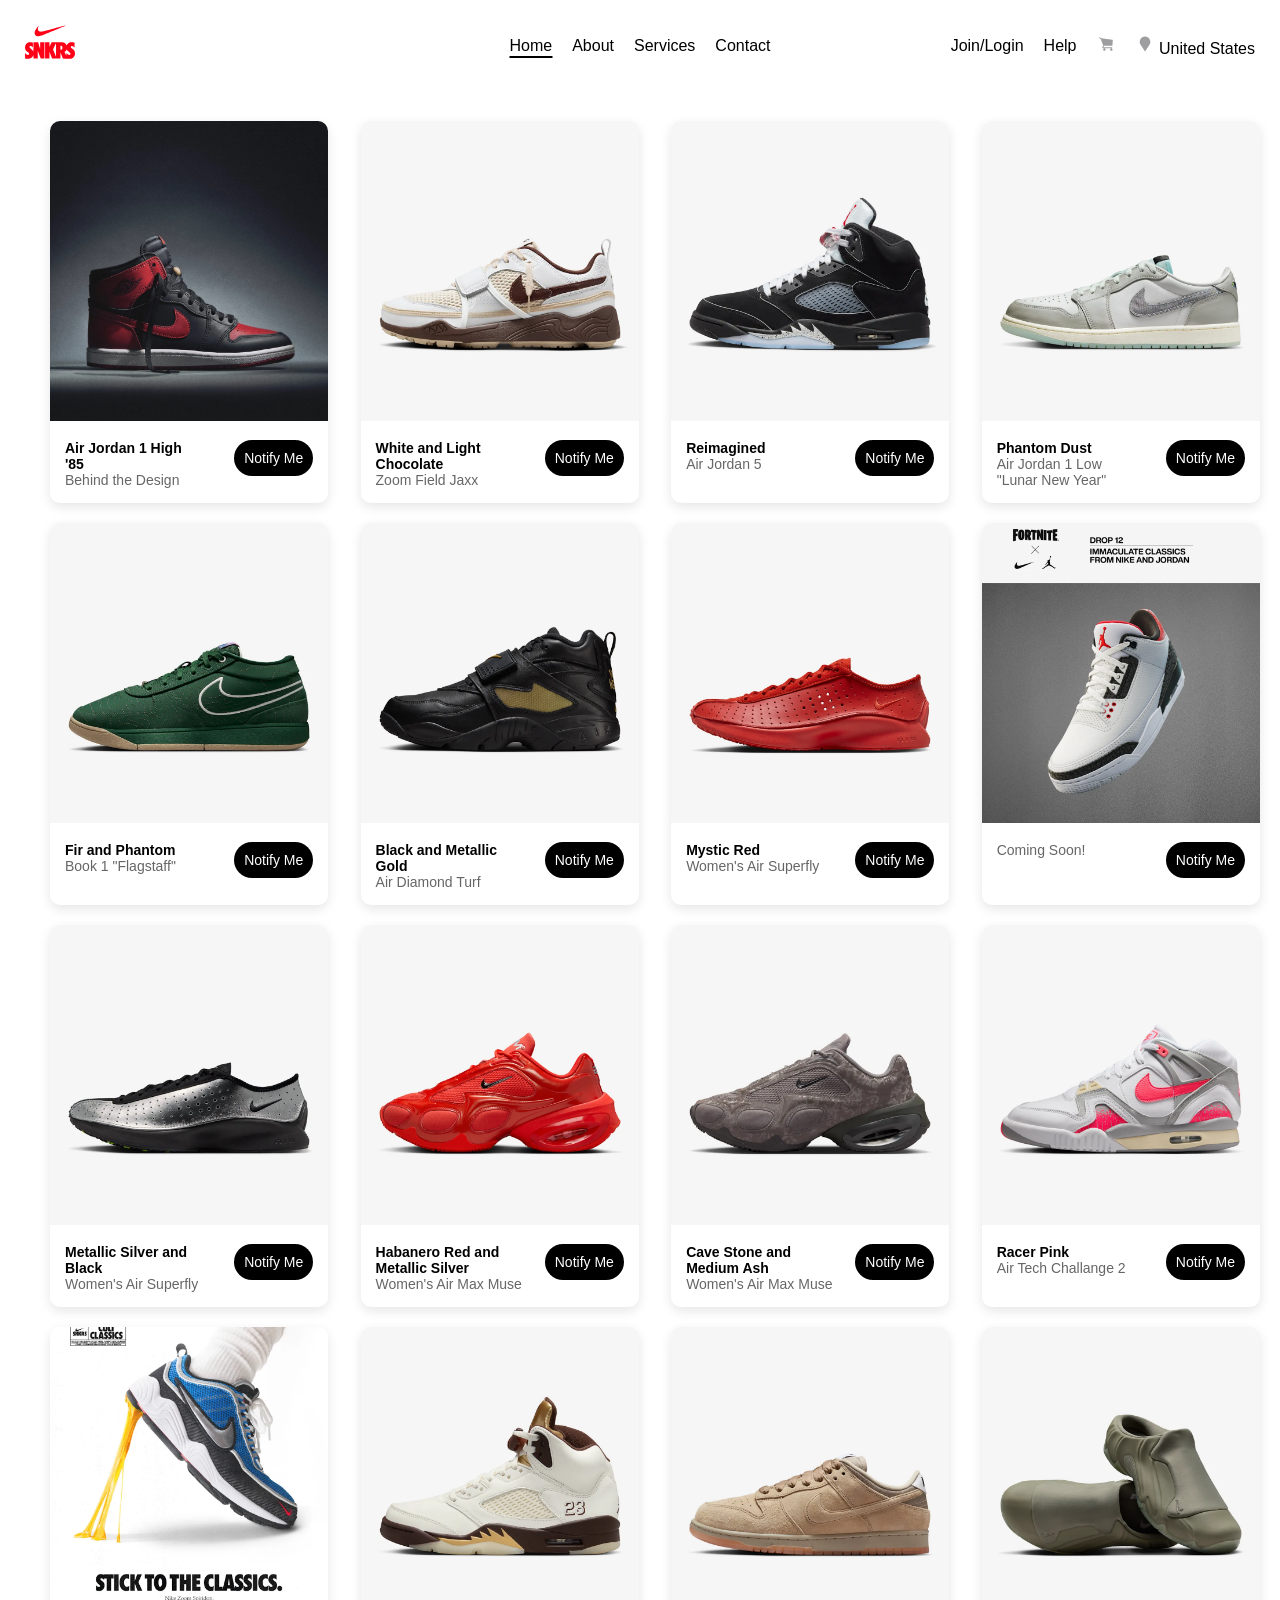
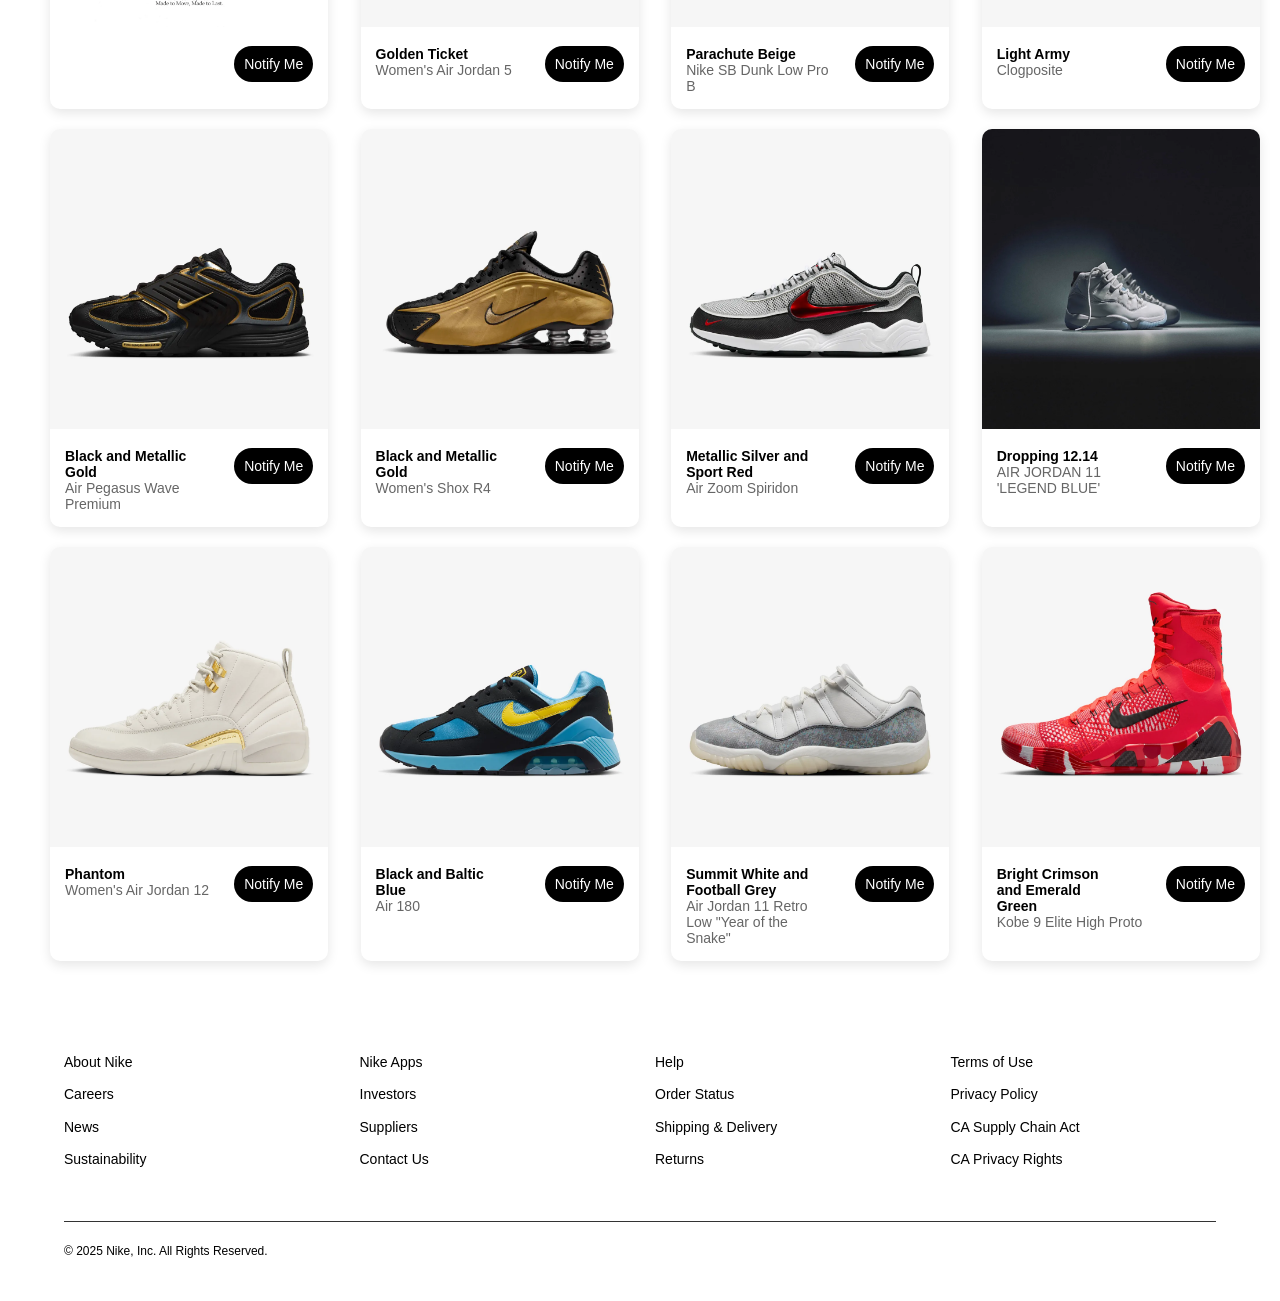
<file: index.html>
<!DOCTYPE html>
<html lang="en">

<head>
        <meta charset="UTF-8">
        <meta name="viewport" content="width=device-width, initial-scale=1.0">
        <meta name="description" content="Welcome to Your Ultimate Sneaker Destination. Log in with your Nike⁠ Member account or sign up to shop.">
        <link rel="shortcut icon" href="https://www.nike.com/favicon.ico">
        <link rel="stylesheet" href="style.css">
        <title>Nike SNKRS. Release Dates & Launch Calendar US</title>
</head>

<body>
        <nav class="navbar">
                <div class="logo">
                        <svg fill="#FF0017" fill-rule="nonzero" width="50px" height="35px" viewBox="0 0 50 34" 
                                role="img">
                                <title>Nike SNKRS Web</title>
                                <path
                                        d="M13.3.728c-2.102 2.34-3 3.732-3.482 5.389-.44 1.512-.207 2.76.671 3.626.697.69 1.437.947 2.717.947 1.041 0 1.932-.17 3.237-.615.715-.238 23.795-9.812 23.952-9.93a.03.03 0 0 0 0-.045c-.012-.012-5.075 1.3-11.254 2.918-6.174 1.612-11.468 2.986-11.763 3.048-.816.17-2.152.157-2.73-.025a2.52 2.52 0 0 1-1.605-1.505c-.126-.308-.145-.477-.145-1.086.007-.897.17-1.499.722-2.628.207-.42.37-.784.357-.797-.018-.012-.32.307-.677.703zM3.79 16.713c-2.184.495-3.67 2.434-3.771 4.93-.05 1.193.182 2.083.765 2.987.308.458 1.286 1.436 1.945 1.938 1.148.872 1.462 1.293 1.399 1.876-.044.364-.232.621-.602.797-.897.445-2.183-.107-3.231-1.387l-.232-.282v5.213l.42.132c.853.27 1.13.301 2.622.301 1.337 0 1.475-.012 1.914-.144 1.324-.414 2.403-1.317 3.005-2.503.113-.22.257-.54.32-.722l.119-.332v1.8l.006 1.807h4.266l.013-3.914.019-3.915 1.505 3.896 1.512 3.902 1.832.019 1.832.012V16.75h-4.266l-.013 3.551-.018 3.545-1.004-3.545-1.004-3.55H8.469v4.811c-.006 4.8-.006 4.818-.125 4.492-.301-.84-.904-1.606-1.85-2.346-.371-.289-.885-.697-1.149-.904-.621-.49-.89-.878-.89-1.292 0-.264.03-.345.225-.552.257-.289.54-.402.991-.395.496.012 1.242.407 1.794.953l.44.433v-4.686l-.402-.163c-.847-.333-1.324-.427-2.359-.452-.677-.013-1.091.006-1.355.063zM45.056 16.744c-.25.063-.702.232-.997.383-.91.451-1.794 1.418-2.196 2.396-.088.22-.163.408-.175.414-.013.013-.12-.182-.239-.439-.728-1.562-2.164-2.428-4.435-2.679-.464-.056-2.096-.069-5.515-.056l-4.855.019-1.073 2.283-1.073 2.278-.019-2.297-.012-2.296h-4.392v16.374h4.392v-3.438l.006-3.431 1.324 3.431 1.33 3.438h8.318l.02-2.246c.006-1.23.006-2.704 0-3.274-.007-.571.012-.992.037-.942.025.05.564 1.525 1.198 3.275l1.148 3.18 2.641.032c1.45.02 3.194.05 3.877.076 1.105.031 1.286.018 1.788-.1a4.936 4.936 0 0 0 3.275-2.592c.377-.753.515-1.361.552-2.365.082-2.152-.552-3.319-2.647-4.893-1.468-1.098-1.788-1.638-1.35-2.259.44-.62 1.463-.583 2.366.088.376.276 1.085 1.004 1.085 1.11 0 .032.032.057.063.057.038 0 .063-.878.063-2.503V17.27l-.364-.163c-.715-.32-1.324-.433-2.553-.458-.948-.019-1.205-.006-1.588.094zM31.041 27.773l-.018 3.375-1.487-3.588c-.822-1.97-1.493-3.608-1.493-3.639 0-.025.67-1.443 1.486-3.143l1.494-3.1.018 3.363c.007 1.851.007 4.881 0 6.732zm5.603-7.215c.608.345.928 1.035.853 1.87-.088 1.091-.778 1.844-1.688 1.85h-.364v-3.971l.433.032c.333.025.515.081.766.22zm6.198 4.869c.295.307.822.784 1.167 1.06.345.276.759.608.928.746.954.803.703 1.939-.477 2.152-.771.138-2.139-.615-2.766-1.524-.1-.145-.207-.257-.232-.257-.032 0-.063.614-.07 1.36l-.018 1.356-.96-1.989c-.533-1.098-.954-1.995-.941-2.001.652-.326.834-.458 1.248-.86.377-.37.534-.59.747-1.016l.27-.546.282.477c.157.27.515.722.822 1.042z">
                                </path>
                        </svg>
                </div>
                <div class="nav-center">
                        <a href="#">Home</a>
                        <a href="#">About</a>
                        <a href="#">Services</a>
                        <a href="#">Contact</a>
                </div>
                <div class="nav-end">
                        <a href="https://www.nike.com/launch">Join/Login</a>
                        <a href="#">Help</a>
                        <a href="#"><svg width="18px" height="18px" fill="#9E9EA0" viewBox="0 0 25 32">
                                        <path
                                                d="M23.92 8.64L3.84 5.76 1.2 4.08Q.88 3.92.6 4t-.48.36-.12.6.4.48l2.56 1.6 4.48 11.2-1.6 4q-.16.4.08.76t.64.36h16.48q.32 0 .56-.24t.24-.56-.24-.56-.56-.24H7.68l1.12-2.72h14.32q.32 0 .56-.2t.24-.52l.64-8.8q.08-.32-.12-.56t-.52-.32zM22 23.6q-.88 0-1.56.64t-.68 1.56.68 1.56T22 28t1.56-.64.68-1.56-.68-1.56T22 23.6zm-12.32 0q-.96 0-1.6.64t-.64 1.56.64 1.56 1.56.64 1.56-.64.64-1.56-.64-1.56-1.52-.64z">
                                        </path>
                                </svg>
                        </a>
                        <a href="#"><svg data-qa="locale-selector-pin-icon" class="d-sm-ib va-sm-m" fill="#9E9EA0"
                                        height="20" width="20" viewBox="0 0 17 32">
                                        <path
                                                d="M8.48 4Q6.16 4 4.24 5.16T1.16 8.28 0 12.6t1.44 4.6L8.56 28l7.12-10.8q1.36-2.24 1.36-4.6t-1.16-4.32-3.12-3.12T8.48 4z">
                                        </path>
                                </svg> United States
                        </a>
                </div>
        </nav>


        <!-- Main section -->

        <section class="card-container">
                <div class="card">
                        <img src="assets/images/1-behind-the-design-air-jordan-1-high-85.jpg" alt="Card Image"
                                class="card-img">
                        <div class="card-content">
                                <div class="card-content-vert">
                                        <h6 class="card-title">Air Jordan 1 High '85</h6>
                                        <p class="card-description">Behind the Design
                                        </p>
                                </div>
                                <button class="card-btn">Notify Me</button>
                        </div>
                </div>

                <div class="card">
                        <img src="assets/images/2-zoom-field-jaxx-white-and-light-chocolate-hq3073-100-release-date.jpg"
                                alt="Card Image" class="card-img">
                        <div class="card-content">
                                <div class="card-content-vert">
                                        <h6 class="card-title">White and Light Chocolate</h6>
                                        <p class="card-description">Zoom Field Jaxx
                                        </p>
                                </div>
                                <button class="card-btn">Notify Me</button>
                        </div>
                </div>

                <div class="card">
                        <img src="assets/images/3-air-jordan-5-reimagined-hf3975-001.jpg" alt="Card Image"
                                class="card-img">
                        <div class="card-content">
                                <div class="card-content-vert">
                                        <h6 class="card-title">Reimagined</h6>
                                        <p class="card-description">Air Jordan 5
                                        </p>
                                </div>
                                <button class="card-btn">Notify Me</button>
                        </div>
                </div>

                <div class="card">
                        <img src="assets/images/4-air-jordan-1-low-lunar-new-year-photon-dust-hf3144-100-release-date.jpg"
                                alt="Card Image" class="card-img">
                        <div class="card-content">
                                <div class="card-content-vert">
                                        <h6 class="card-title">Phantom Dust</h6>
                                        <p class="card-description">Air Jordan 1 Low <br>"Lunar New Year"
                                        </p>
                                </div>
                                <button class="card-btn">Notify Me</button>
                        </div>
                </div>

                <div class="card">
                        <img src="assets/images/5-book-1-flagstaff-fir-and-phantom-fj4249-300-release-date.jpg"
                                alt="Card Image" class="card-img">
                        <div class="card-content">
                                <div class="card-content-vert">
                                        <h6 class="card-title">Fir and Phantom</h6>
                                        <p class="card-description">Book 1 "Flagstaff"
                                        </p>
                                </div>
                                <button class="card-btn">Notify Me</button>
                        </div>
                </div>

                <div class="card">
                        <img src="assets/images/6-air-diamond-turf-black-and-metallic-gold-hv5788-001-release-date.jpg"
                                alt="Card Image" class="card-img">
                        <div class="card-content">
                                <div class="card-content-vert">
                                        <h6 class="card-title">Black and Metallic Gold</h6>
                                        <p class="card-description">Air Diamond Turf
                                        </p>
                                </div>
                                <button class="card-btn">Notify Me</button>
                        </div>
                </div>

                <div class="card">
                        <img src="assets/images/7-women-s-air-superfly-mystic-red-hj8082-601-release-date.jpg"
                                alt="Card Image" class="card-img">
                        <div class="card-content">
                                <div class="card-content-vert">
                                        <h6 class="card-title">Mystic Red</h6>
                                        <p class="card-description">Women's Air Superfly
                                        </p>
                                </div>
                                <button class="card-btn">Notify Me</button>
                        </div>
                </div>

                <div class="card">
                        <img src="assets/images/8-fortnite-x-snkrs-immaculate-classics-from-nike-and-jordan.jpg"
                                alt="Card Image" class="card-img">
                        <div class="card-content">
                                <div class="card-content-vert">
                                        <h6 class="card-title"></h6>
                                        <p class="card-description">Coming Soon!
                                        </p>
                                </div>
                                <button class="card-btn">Notify Me</button>
                        </div>
                </div>

                <div class="card">
                        <img src="assets/images/9-women-s-air-superfly-metallic-silver-and-black-ib5824-001-release-date.jpg"
                                alt="Card Image" class="card-img">
                        <div class="card-content">
                                <div class="card-content-vert">
                                        <h6 class="card-title">Metallic Silver and Black</h6>
                                        <p class="card-description">Women's Air Superfly
                                        </p>
                                </div>
                                <button class="card-btn">Notify Me</button>
                        </div>
                </div>

                <div class="card">
                        <img src="assets/images/10-women-s-air-max-muse-habanero-red-and-metallic-silver-fv1920-601-release-date.jpg"
                                alt="Card Image" class="card-img">
                        <div class="card-content">
                                <div class="card-content-vert">
                                        <h6 class="card-title">Habanero Red and <br>Metallic Silver</h6>
                                        <p class="card-description">Women's Air Max Muse
                                        </p>
                                </div>
                                <button class="card-btn">Notify Me</button>
                        </div>
                </div>

                <div class="card">
                        <img src="assets/images/12-women-s-air-max-muse-cave-stone-and-medium-ash-hv5758-289-release-date.jpg"
                                alt="Card Image" class="card-img">
                        <div class="card-content">
                                <div class="card-content-vert">
                                        <h6 class="card-title">Cave Stone and Medium Ash</h6>
                                        <p class="card-description">Women's Air Max Muse
                                        </p>
                                </div>
                                <button class="card-btn">Notify Me</button>
                        </div>
                </div>

                <div class="card">
                        <img src="assets/images/13-air-tech-challenge-2-racer-pink-fz9033-100-release-date.jpg"
                                alt="Card Image" class="card-img">
                        <div class="card-content">
                                <div class="card-content-vert">
                                        <h6 class="card-title">Racer Pink</h6>
                                        <p class="card-description">Air Tech Challange 2
                                        </p>
                                </div>
                                <button class="card-btn">Notify Me</button>
                        </div>
                </div>

                <div class="card">
                        <img src="assets/images/14-nike-zoom-spiridon-made-to-move-made-to-last.jpg" alt="Card Image"
                                class="card-img">
                        <div class="card-content">
                                <div class="card-content-vert">
                                        <h6 class="card-title"></h6>
                                        <p class="card-description">
                                        </p>
                                </div>
                                <button class="card-btn">Notify Me</button>
                        </div>
                </div>

                <div class="card">
                        <img src="assets/images/15-women-s-air-jordan-5-golden-ticket-dd9336-200.jpg" alt="Card Image"
                                class="card-img">
                        <div class="card-content">
                                <div class="card-content-vert">
                                        <h6 class="card-title">Golden Ticket</h6>
                                        <p class="card-description">Women's Air Jordan 5
                                        </p>
                                </div>
                                <button class="card-btn">Notify Me</button>
                        </div>
                </div>

                <div class="card">
                        <img src="assets/images/17-nike-sb-dunk-low-pro-b-parachute-beige-hj0367-200-release-date.jpg"
                                alt="Card Image" class="card-img">
                        <div class="card-content">
                                <div class="card-content-vert">
                                        <h6 class="card-title">Parachute Beige</h6>
                                        <p class="card-description">Nike SB Dunk Low Pro B
                                        </p>
                                </div>
                                <button class="card-btn">Notify Me</button>
                        </div>
                </div>

                <div class="card">
                        <img src="assets/images/18-women-s-air-jordan-5-golden-ticket-dd9336-200.jpg" alt="Card Image"
                                class="card-img">
                        <div class="card-content">
                                <div class="card-content-vert">
                                        <h6 class="card-title">Light Army</h6>
                                        <p class="card-description">Clogposite
                                        </p>
                                </div>
                                <button class="card-btn">Notify Me</button>
                        </div>
                </div>

                <div class="card">
                        <img src="assets/images/19-air-pegasus-wave-premium-black-and-metallic-gold-ib2996-010-release-date.jpg"
                                alt="Card Image" class="card-img">
                        <div class="card-content">
                                <div class="card-content-vert">
                                        <h6 class="card-title">Black and Metallic Gold</h6>
                                        <p class="card-description">Air Pegasus Wave Premium
                                        </p>
                                </div>
                                <button class="card-btn">Notify Me</button>
                        </div>
                </div>

                <div class="card">
                        <img src="assets/images/20-women-s-shox-r4-black-and-metallic-gold-ar3565-005-release-date.jpg"
                                alt="Card Image" class="card-img">
                        <div class="card-content">
                                <div class="card-content-vert">
                                        <h6 class="card-title">Black and Metallic Gold</h6>
                                        <p class="card-description">Women's Shox R4
                                        </p>
                                </div>
                                <button class="card-btn">Notify Me</button>
                        </div>
                </div>

                <div class="card">
                        <img src="assets/images/21-air-zoom-spiridon-metallic-silver-and-sport-red-hf9117-001.jpg"
                                alt="Card Image" class="card-img">
                        <div class="card-content">
                                <div class="card-content-vert">
                                        <h6 class="card-title">Metallic Silver and Sport Red</h6>
                                        <p class="card-description">Air Zoom Spiridon
                                        </p>
                                </div>
                                <button class="card-btn">Notify Me</button>
                        </div>
                </div>

                <div class="card">
                        <img src="assets/images/22-air-jordan-11.jpg" alt="Card Image" class="card-img">
                        <div class="card-content">
                                <div class="card-content-vert">
                                        <h6 class="card-title">Dropping 12.14</h6>
                                        <p class="card-description">AIR JORDAN 11 'LEGEND BLUE'
                                        </p>
                                </div>
                                <button class="card-btn">Notify Me</button>
                        </div>
                </div>

                <div class="card">
                        <img src="assets/images/23-women-s-air-jordan-12-phantom-fd9101-007.jpg" alt="Card Image"
                                class="card-img">
                        <div class="card-content">
                                <div class="card-content-vert">
                                        <h6 class="card-title">Phantom</h6>
                                        <p class="card-description">Women's Air Jordan 12
                                        </p>
                                </div>
                                <button class="card-btn">Notify Me</button>
                        </div>
                </div>

                <div class="card">
                        <img src="assets/images/24-air-180-black-and-baltic-blue-hq4043-400-release-date.jpg"
                                alt="Card Image" class="card-img">
                        <div class="card-content">
                                <div class="card-content-vert">
                                        <h6 class="card-title">Black and Baltic Blue</h6>
                                        <p class="card-description">Air 180
                                        </p>
                                </div>
                                <button class="card-btn">Notify Me</button>
                        </div>
                </div>

                <div class="card">
                        <img src="assets/images/air-jordan-11-retro-low-year-of-the-snake-summit-white-and-football-grey-hq7000-001-release-date.jpg"
                                alt="Card Image" class="card-img">
                        <div class="card-content">
                                <div class="card-content-vert">
                                        <h6 class="card-title">Summit White and Football Grey</h6>
                                        <p class="card-description">Air Jordan 11 Retro Low "Year of the Snake"
                                        </p>
                                </div>
                                <button class="card-btn">Notify Me</button>
                        </div>
                </div>

                <div class="card">
                        <img src="assets/images/25-kobe-9-elite-high-protro-bright-crimson-and-emerald-green-fz7335-600-release-date.jpg"
                                alt="Card Image" class="card-img">
                        <div class="card-content">
                                <div class="card-content-vert">
                                        <h6 class="card-title">Bright Crimson and Emerald Green</h6>
                                        <p class="card-description">Kobe 9 Elite High Proto
                                        </p>
                                </div>
                                <button class="card-btn">Notify Me</button>
                        </div>
                </div>

        </section>


        <!-- Footer sector has features and the footer -->

        <footer class="nike-footer">
                <div class="footer-container">
                        <!-- Top Footer Section -->
                        <div class="top-footer">
                                <div class="column">
                                        <ul>
                                                <li><a href="#">About Nike</a></li>
                                                <li><a href="#">Careers</a></li>
                                                <li><a href="#">News</a></li>
                                                <li><a href="#">Sustainability</a></li>
                                        </ul>
                                </div>
                                <div class="column">
                                        <ul>
                                                <li><a href="#">Nike Apps</a></li>
                                                <li><a href="#">Investors</a></li>
                                                <li><a href="#">Suppliers</a></li>
                                                <li><a href="#">Contact Us</a></li>
                                        </ul>
                                </div>
                                <div class="column">
                                        <ul>
                                                <li><a href="#">Help</a></li>
                                                <li><a href="#">Order Status</a></li>
                                                <li><a href="#">Shipping & Delivery</a></li>
                                                <li><a href="#">Returns</a></li>
                                        </ul>
                                </div>
                                <div class="column">
                                        <ul>
                                                <li><a href="#">Terms of Use</a></li>
                                                <li><a href="#">Privacy Policy</a></li>
                                                <li><a href="#">CA Supply Chain Act</a></li>
                                                <li><a href="#">CA Privacy Rights</a></li>
                                        </ul>
                                </div>
                        </div>

                        <!-- Bottom Footer Section with Social Links -->
                        <div class="bottom-footer">
                                <div class="footer-left">
                                        <p>&copy; 2025 Nike, Inc. All Rights Reserved.</p>
                                </div>
                                <div class="footer-right">
                                        <a href="#" class="social-icon"><i class="fab fa-facebook-f"></i></a>
                                        <a href="#" class="social-icon"><i class="fab fa-twitter"></i></a>
                                        <a href="#" class="social-icon"><i class="fab fa-instagram"></i></a>
                                        <a href="#" class="social-icon"><i class="fab fa-youtube"></i></a>
                                </div>
                        </div>
                </div>
        </footer>


</body>

</html>
</file>
<file: style.css>
/* body styles */
* {
    margin: 0;
    padding: 0;
    box-sizing: border-box;
}

html,
body {
    width: 100%;
    height: 100%;
    font-family: 'Lucida Sans', 'Lucida Sans Regular', 'Lucida Grande', 'Lucida Sans Unicode', Geneva, Verdana, sans-serif;
}

/* Navigation bar styles */
.navbar {
    display: flex;
    justify-content: space-between;
    align-items: center;
    background-color: rgb(255 255 255);
    padding: 25px 25px;
}

.logo {
    color: black;
    font-size: 1.5rem;
    font-weight: bold;
}

.nav-center {
    position: absolute;
    left: 50%;
    transform: translateX(-50%);
    display: flex;
    gap: 20px;
}

.nav-end {
    display: flex;
    gap: 20px;
    align-items: center;
    text-align: center;
}

.nav-center a,
.nav-end a {
    color: rgb(0, 0, 0);
    text-decoration: none;
    font-size: 1rem;
    position: relative;
}

.nav-center a:first-child::after {
    content: '';
    position: absolute;
    left: 0;
    bottom: -3px;
    width: 100%;
    height: 2px;
    background-color: black;
}

/* Card container styling */
.card-container {
    display: flex;
    justify-content: space-between;
    gap: 20px;
    flex-wrap: wrap;
    padding: 20px;
    margin: 10px 0px 30px 30px;
  }
  
  /* Individual card styling */
  .card {
    width: 23%; /* 4 cards per row (with some gap) */
    border-radius: 10px;
    overflow: hidden;
    box-shadow: 0 4px 12px rgba(0, 0, 0, 0.1);
    transition: transform 0.3s ease;
    background-color: #fff;
  }
  
  /* Card image styling */
  .card-img {
    width: 100%;
    height: 300px;
    object-fit: cover;
  }
  
  /* Card content styling */
  .card-content {
    padding: 15px;
    display: flex;
    justify-content: space-between; /* Space between elements */
    
  }
  
  .card-content-vert{
    position: inherit;
    width: 60%;
  }

  .card-title{
    font-size: 14px;
    font-weight: bold;
    margin-right: 25px;
  }
  
  .card-description {
    font-size: 14px;
    color: #666;
  }
  
  /* Button styling */
  .card-btn {
    background-color: black;
    color: white;
    border: none;
    padding: 10px;
    width: auto;
    height: max(40%, 20px);
    text-align: center;
    font-size: 14px;
    cursor: pointer;
    transition: background-color 0.3s ease;
    border-radius: 50px;
  }
  
  .card-btn:hover {
    background-color: #666;
    color:azure;
  }
  
  /* Hover effect for the card */
  .card:hover {
    transform: translateY(-10px); /* Pop-up effect */
    box-shadow: 0 8px 20px rgba(0, 0, 0, 0.2); /* Slight shadow to enhance the pop-up effect */
  }
  
  /* Responsive Design */
  @media (max-width: 768px) {
    .card-container {
      justify-content: center;
    }
  
    .card {
      width: 45%; /* On smaller screens, use two cards per row */
    }
  }
  
  @media (max-width: 480px) {
    .card {
      width: 90%; /* On very small screens, stack the cards */
    }
  }
  


/* General Footer Styling */
.nike-footer {
    background-color: white;
    color: black;
    padding: 40px 0;
    font-size: 14px;
    line-height: 1.6;
}

.footer-container {
    width: 90%;
    max-width: 1200px;
    margin: 0 auto;
}

/* Top Footer Section */
.nike-footer .top-footer {
    display: grid;
    grid-template-columns: repeat(4, 1fr);
    gap: 30px;
    margin-bottom: 40px;
}

.nike-footer .top-footer .column ul {
    list-style-type: none;
    padding: 0;
    margin: 0;
}

.nike-footer .top-footer .column ul li {
    margin-bottom: 10px;
}

.nike-footer .top-footer .column ul li a {
    color: black;
    text-decoration: none;
    font-size: 14px;
    transition: color 0.3s;
}

.nike-footer .top-footer .column ul li a:hover {
    color: #333;
    /* Greenish highlight on hover */
}

/* Bottom Footer Section */
.nike-footer .bottom-footer {
    display: flex;
    justify-content: space-between;
    align-items: center;
    border-top: 1px solid #333;
    padding-top: 20px;
}

.nike-footer .bottom-footer .footer-left p {
    font-size: 12px;
    margin-bottom: 0;
}

.nike-footer .bottom-footer .footer-right {
    display: flex;
    align-items: center;
}

.nike-footer .bottom-footer .social-icon {
    color: black;
    font-size: 18px;
    margin-left: 20px;
    transition: color 0.3s;
}

.nike-footer .bottom-footer .social-icon:hover {
    color:#333;
    /* Greenish highlight on hover */
}

/* Social Media Icons Styling */
.nike-footer .bottom-footer .social-icon i {
    font-size: 20px;
}

/* Footer Responsive Design */
@media (max-width: 991px) {
    .nike-footer .top-footer {
        grid-template-columns: repeat(2, 1fr);
        text-align: center;
    }

    .nike-footer .bottom-footer {
        flex-direction: column;
        text-align: center;
    }

    .nike-footer .bottom-footer .social-icon {
        margin-left: 10px;
    }
}

@media (max-width: 767px) {
    .nike-footer .top-footer {
        grid-template-columns: 1fr;
        text-align: center;
    }

    .nike-footer .bottom-footer {
        text-align: center;
    }

    .nike-footer .bottom-footer .social-icon {
        margin-left: 10px;
    }
}
</file>
